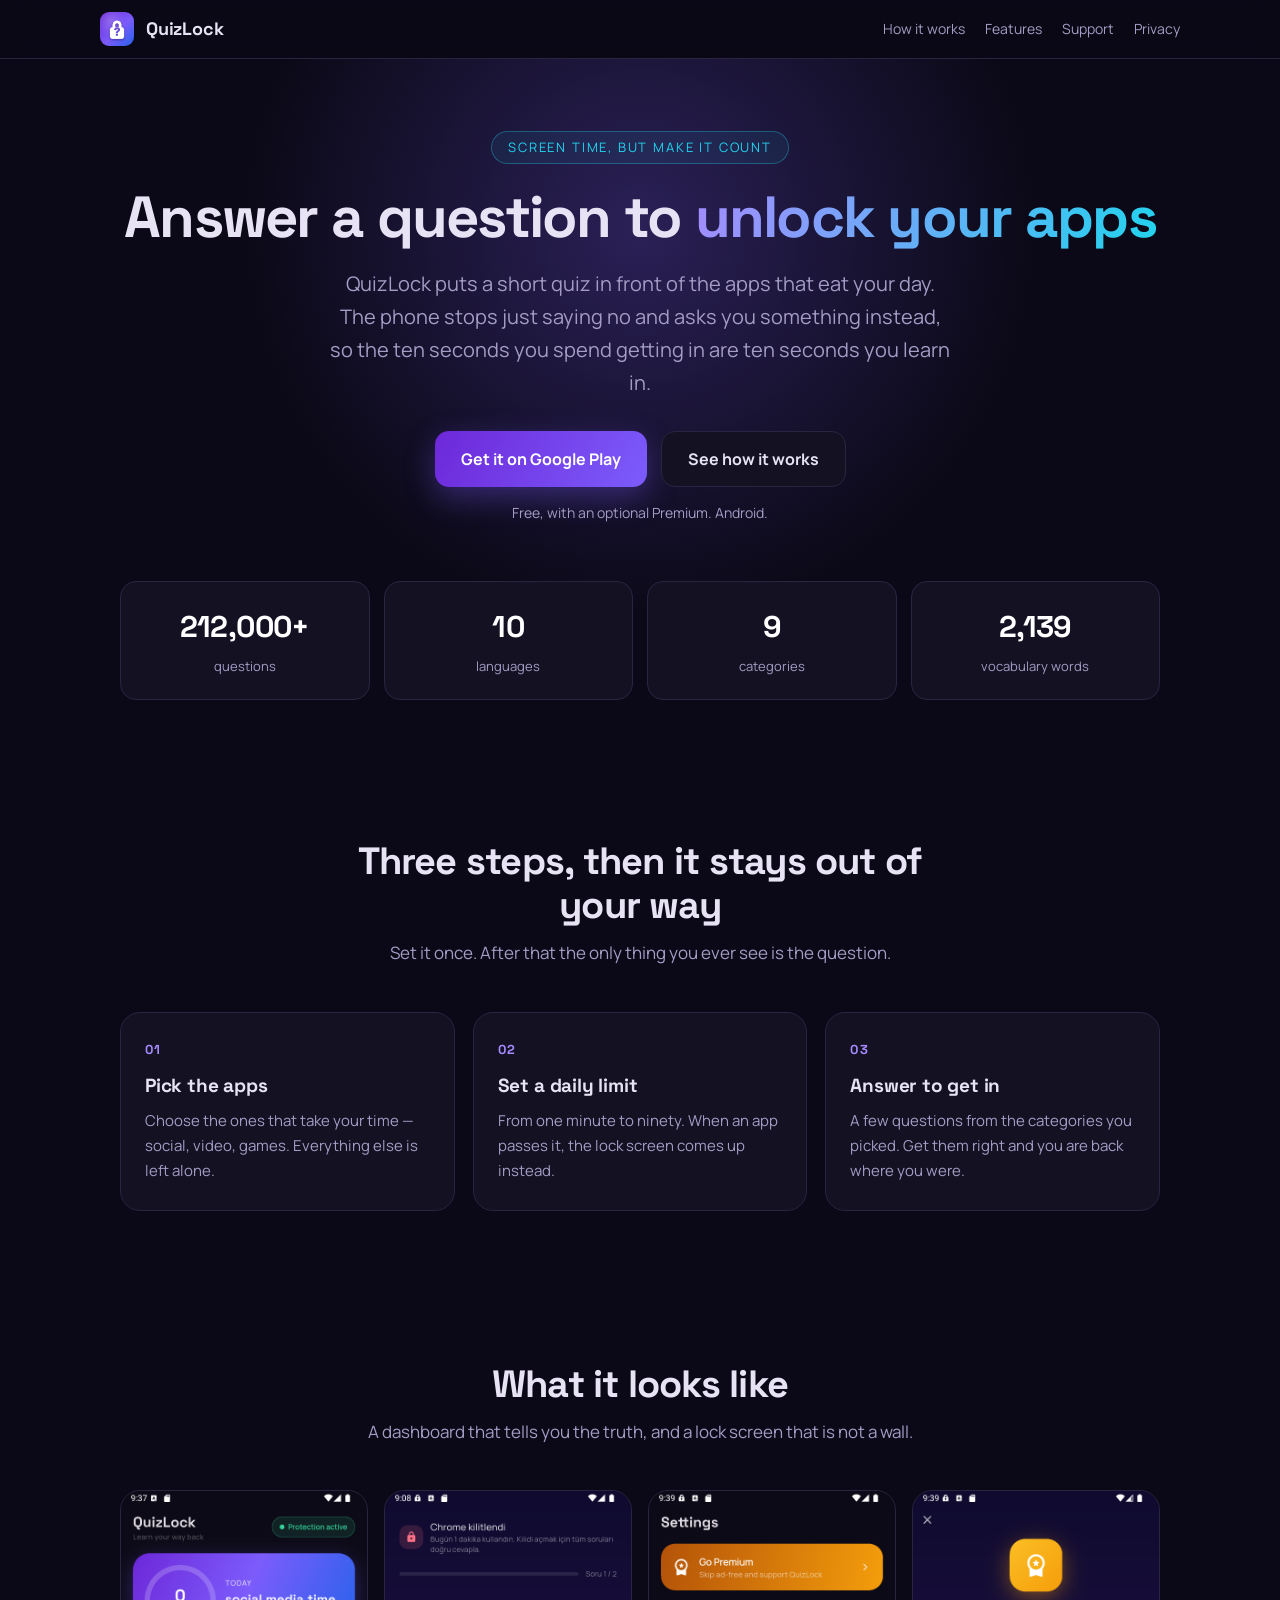
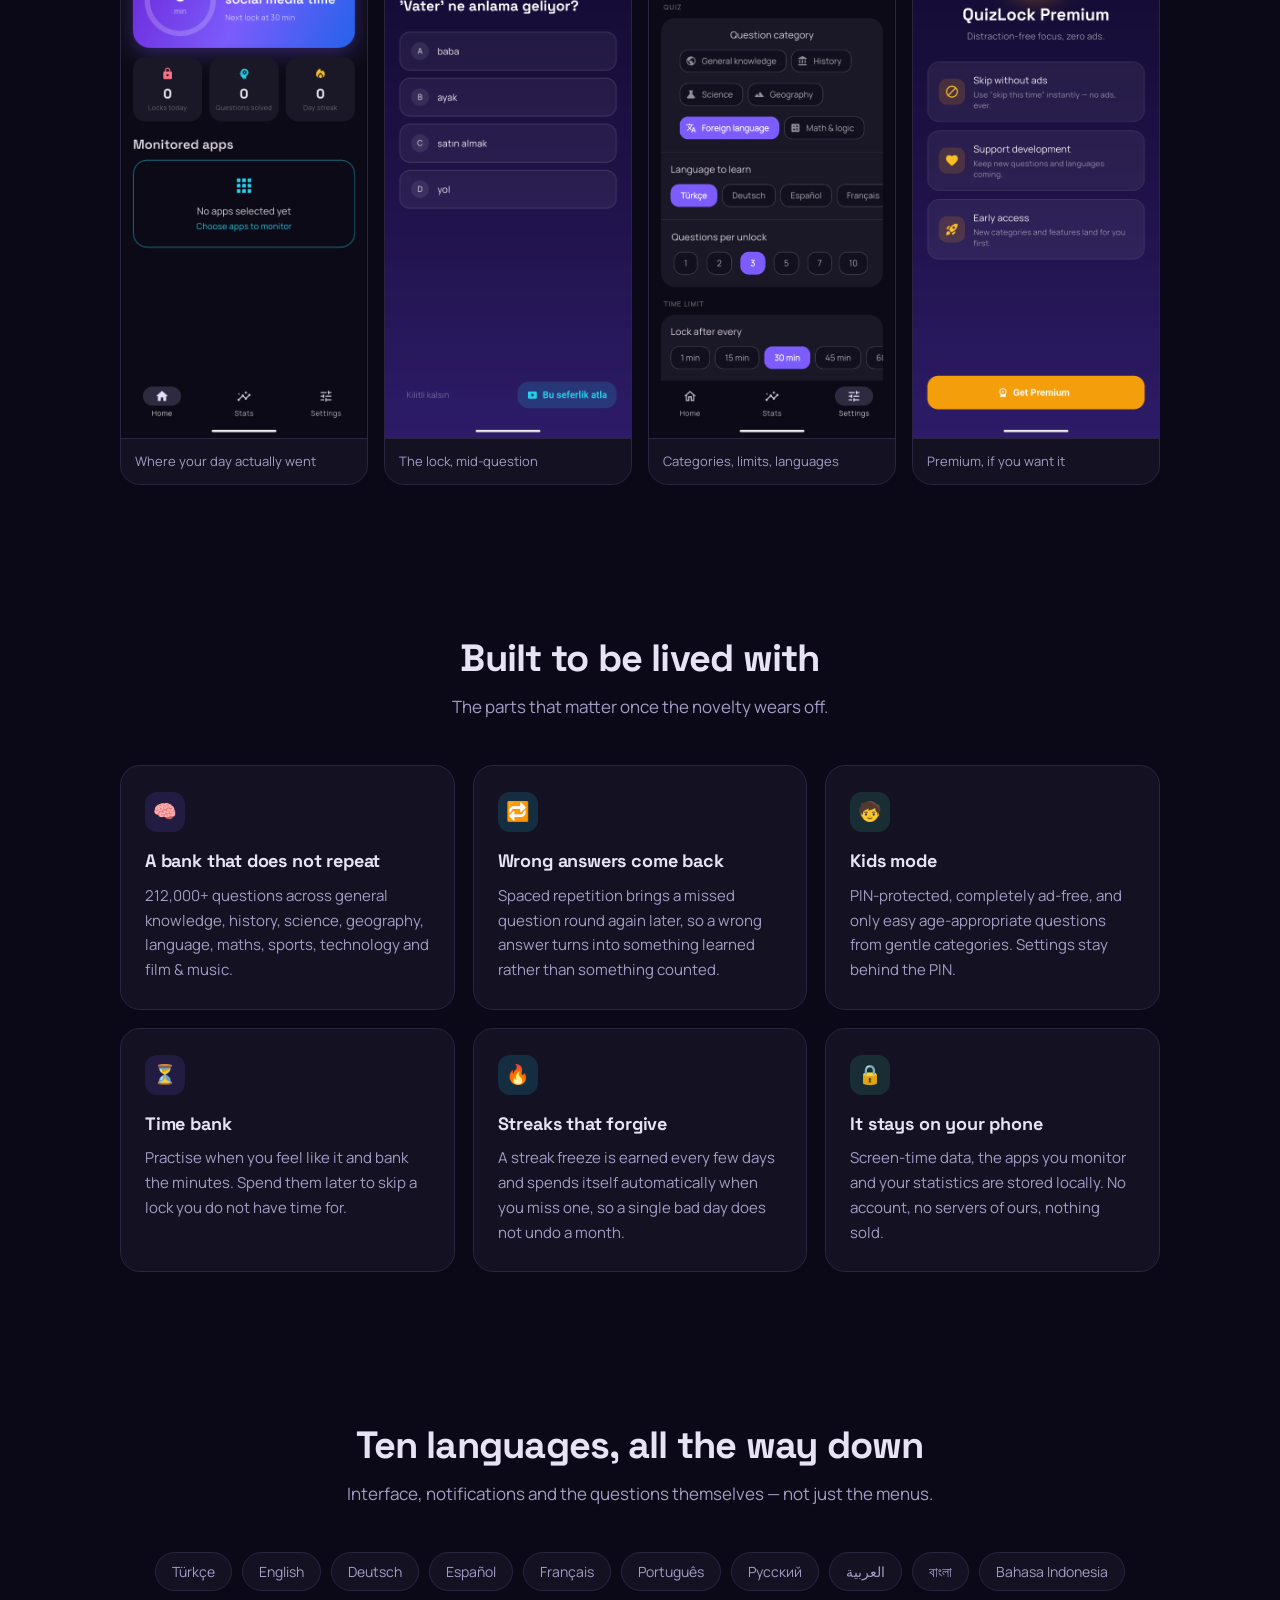
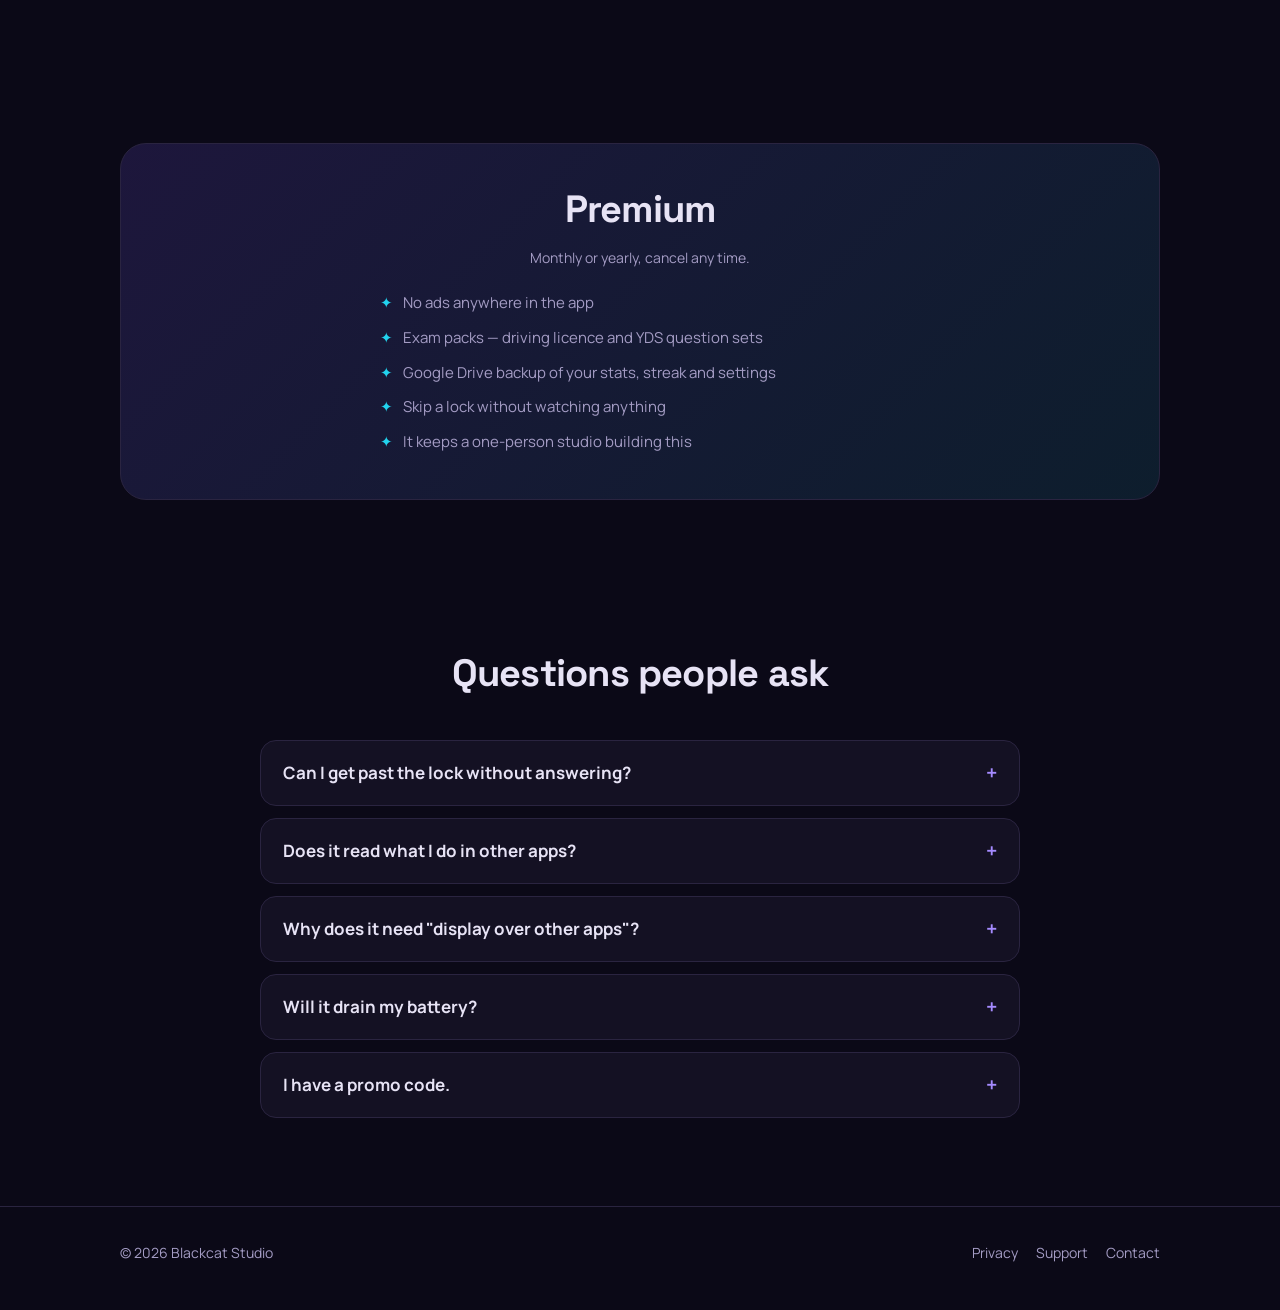
<file: index.html>
<!doctype html>
<html lang="en">
<head>
<meta charset="utf-8">
<meta name="viewport" content="width=device-width, initial-scale=1">
<title>QuizLock — Answer a question to unlock your apps</title>
<meta name="description" content="QuizLock puts a quick quiz in front of the apps that eat your day. Answer to unlock, learn something on the way. 212,000+ questions in ten languages.">
<link rel="icon" href="assets/icon.png">

<meta property="og:title" content="QuizLock — Answer a question to unlock your apps">
<meta property="og:description" content="A screen-time lock that asks you something instead of just saying no. 212,000+ questions in ten languages.">
<meta property="og:url" content="https://quizlock-app.web.app/">
<meta property="og:image" content="https://quizlock-app.web.app/assets/icon.png">
<link rel="canonical" href="https://quizlock-app.web.app/">
<meta property="og:type" content="website">
<meta name="twitter:card" content="summary">

<link rel="preconnect" href="https://fonts.googleapis.com">
<link rel="preconnect" href="https://fonts.gstatic.com" crossorigin>
<link href="https://fonts.googleapis.com/css2?family=Space+Grotesk:wght@500;600;700&family=Manrope:wght@400;500;600;700;800&display=swap" rel="stylesheet">

<style>
  :root{
    --violet:#7C5CFC;
    --violet-deep:#6D28D9;
    --violet-soft:#A58BFF;
    --cyan:#22D3EE;
    --ink:#0B0917;
    --surface:#141123;
    --text:#E7E3F5;
    --text-soft:#A49CC4;
    --line:#2A2440;
    --display:"Space Grotesk",-apple-system,BlinkMacSystemFont,"Segoe UI",sans-serif;
    --body:"Manrope",-apple-system,BlinkMacSystemFont,"Segoe UI",Roboto,sans-serif;
    --wrap:1080px;
  }

  *{box-sizing:border-box;}
  html{scroll-behavior:smooth;}
  body{
    margin:0;
    background:var(--ink);
    color:var(--text);
    font-family:var(--body);
    font-size:17px;
    line-height:1.65;
    -webkit-font-smoothing:antialiased;
    overflow-x:hidden;
  }
  img{max-width:100%;display:block;}
  a{color:var(--violet-soft);}

  .wrap{width:100%;max-width:var(--wrap);margin:0 auto;padding-inline:20px;}

  /* ---------- header ---------- */
  header{
    position:sticky;top:0;z-index:20;
    background:rgba(11,9,23,.82);
    backdrop-filter:blur(12px);
    border-bottom:1px solid var(--line);
  }
  .bar{display:flex;align-items:center;gap:12px;padding:12px 0;}
  .bar img{width:34px;height:34px;border-radius:9px;}
  .bar .name{font-family:var(--display);font-weight:700;font-size:18px;letter-spacing:-.01em;}
  .bar nav{margin-inline-start:auto;display:flex;gap:20px;font-size:14px;}
  .bar nav a{color:var(--text-soft);text-decoration:none;}
  .bar nav a:hover{color:var(--text);}
  @media (max-width:560px){ .bar nav{gap:14px;font-size:13px;} }

  /* ---------- hero ---------- */
  .hero{
    position:relative;
    padding:72px 0 64px;
    text-align:center;
    overflow:hidden;
  }
  .hero::before{
    content:"";position:absolute;inset:-40% 50% auto;
    width:900px;height:900px;transform:translateX(-50%);
    background:radial-gradient(circle,rgba(124,92,252,.28) 0%,rgba(124,92,252,0) 62%);
    pointer-events:none;
  }
  .hero .wrap{position:relative;}
  .eyebrow{
    display:inline-block;
    font-size:13px;letter-spacing:.14em;text-transform:uppercase;
    color:var(--cyan);
    border:1px solid rgba(34,211,238,.32);
    background:rgba(34,211,238,.07);
    border-radius:999px;padding:5px 16px;margin-bottom:22px;
  }
  h1{
    font-family:var(--display);
    font-size:clamp(34px,6.4vw,58px);
    line-height:1.08;letter-spacing:-.03em;
    margin:0 0 18px;
  }
  h1 .grad{
    background:linear-gradient(110deg,var(--violet-soft),var(--cyan));
    -webkit-background-clip:text;background-clip:text;color:transparent;
  }
  .lede{
    max-width:620px;margin:0 auto 32px;
    font-size:clamp(17px,2.2vw,20px);
    color:var(--text-soft);
  }
  .cta{display:flex;gap:14px;justify-content:center;flex-wrap:wrap;margin-bottom:14px;}
  .btn{
    display:inline-flex;align-items:center;gap:9px;
    font-weight:700;font-size:16px;text-decoration:none;
    padding:14px 26px;border-radius:14px;
    transition:transform .15s ease,box-shadow .15s ease;
  }
  .btn:hover{transform:translateY(-2px);}
  .btn-primary{
    background:linear-gradient(120deg,var(--violet-deep),var(--violet));
    color:#fff;box-shadow:0 10px 30px rgba(124,92,252,.35);
  }
  .btn-ghost{
    border:1px solid var(--line);color:var(--text);
    background:var(--surface);
  }
  .note{font-size:14px;color:var(--text-soft);}

  /* ---------- stats ---------- */
  .stats{
    display:grid;grid-template-columns:repeat(4,1fr);gap:14px;
    margin:56px 0 0;
  }
  .stat{
    background:var(--surface);border:1px solid var(--line);
    border-radius:16px;padding:20px 16px;text-align:center;
  }
  .stat b{
    display:block;font-family:var(--display);font-size:clamp(22px,3vw,30px);
    letter-spacing:-.02em;color:#fff;
  }
  .stat span{font-size:13px;color:var(--text-soft);}
  @media (max-width:760px){ .stats{grid-template-columns:repeat(2,1fr);} }

  /* ---------- sections ---------- */
  section{padding:76px 0;}
  .sec-head{max-width:640px;margin:0 auto 44px;text-align:center;}
  h2{
    font-family:var(--display);
    font-size:clamp(26px,4vw,38px);
    line-height:1.15;letter-spacing:-.02em;margin:0 0 12px;
  }
  .sec-head p{color:var(--text-soft);margin:0;}

  /* ---------- steps ---------- */
  .steps{display:grid;grid-template-columns:repeat(3,1fr);gap:18px;}
  .step{
    background:var(--surface);border:1px solid var(--line);
    border-radius:20px;padding:26px 24px;
  }
  .step .n{
    font-family:var(--display);font-size:13px;font-weight:700;
    color:var(--violet-soft);letter-spacing:.1em;
  }
  .step h3{font-family:var(--display);font-size:19px;margin:10px 0 8px;letter-spacing:-.01em;}
  .step p{margin:0;color:var(--text-soft);font-size:15px;}
  @media (max-width:820px){ .steps{grid-template-columns:1fr;} }

  /* ---------- shots ---------- */
  .shots{
    display:grid;grid-template-columns:repeat(4,1fr);gap:16px;align-items:start;
  }
  .shot{
    border:1px solid var(--line);border-radius:20px;overflow:hidden;
    background:var(--surface);margin:0;
  }
  .shot img{width:100%;}
  .shot figcaption{
    padding:12px 14px;font-size:13px;color:var(--text-soft);
    border-top:1px solid var(--line);
  }
  @media (max-width:900px){ .shots{grid-template-columns:repeat(2,1fr);} }
  @media (max-width:480px){ .shots{grid-template-columns:1fr;} }

  /* ---------- features ---------- */
  .features{display:grid;grid-template-columns:repeat(3,1fr);gap:18px;}
  .feat{
    background:var(--surface);border:1px solid var(--line);
    border-radius:20px;padding:26px 24px;
  }
  .feat .ico{
    width:40px;height:40px;border-radius:12px;
    display:grid;place-items:center;font-size:19px;margin-bottom:14px;
    background:rgba(124,92,252,.14);
  }
  .feat:nth-child(3n+2) .ico{background:rgba(34,211,238,.14);}
  .feat:nth-child(3n+3) .ico{background:rgba(52,211,153,.14);}
  .feat h3{font-family:var(--display);font-size:18px;margin:0 0 8px;letter-spacing:-.01em;}
  .feat p{margin:0;color:var(--text-soft);font-size:15px;}
  @media (max-width:860px){ .features{grid-template-columns:1fr;} }

  /* ---------- languages ---------- */
  .langs{display:flex;flex-wrap:wrap;gap:10px;justify-content:center;}
  .langs span{
    border:1px solid var(--line);background:var(--surface);
    border-radius:999px;padding:7px 16px;font-size:14px;color:var(--text-soft);
  }

  /* ---------- premium ---------- */
  .premium{
    background:linear-gradient(135deg,rgba(124,92,252,.16),rgba(34,211,238,.10));
    border:1px solid var(--line);border-radius:26px;
    padding:44px 36px;text-align:center;
  }
  .premium ul{
    list-style:none;padding:0;margin:22px auto 0;max-width:520px;
    display:grid;gap:10px;text-align:start;
  }
  .premium li{
    display:flex;gap:10px;align-items:flex-start;
    color:var(--text-soft);font-size:15px;
  }
  .premium li::before{content:"\2726";color:var(--cyan);}
  @media (max-width:560px){ .premium{padding:32px 22px;} }

  /* ---------- faq ---------- */
  .faq{max-width:760px;margin:0 auto;}
  details{
    background:var(--surface);border:1px solid var(--line);
    border-radius:16px;padding:18px 22px;margin-bottom:12px;
  }
  summary{
    cursor:pointer;font-weight:700;list-style:none;
    display:flex;justify-content:space-between;gap:16px;align-items:center;
  }
  summary::-webkit-details-marker{display:none;}
  summary::after{content:"+";color:var(--violet-soft);font-size:20px;line-height:1;}
  details[open] summary::after{content:"\2013";}
  details p{margin:12px 0 0;color:var(--text-soft);font-size:15px;}

  /* ---------- footer ---------- */
  footer{
    border-top:1px solid var(--line);
    padding:34px 0 46px;color:var(--text-soft);font-size:14px;
  }
  .foot{display:flex;gap:18px;align-items:center;flex-wrap:wrap;}
  .foot nav{margin-inline-start:auto;display:flex;gap:18px;}
  .foot a{color:var(--text-soft);text-decoration:none;}
  .foot a:hover{color:var(--text);}
</style>
</head>
<body>

<header>
  <div class="wrap bar">
    <img src="assets/icon.png" alt="">
    <span class="name">QuizLock</span>
    <nav>
      <a href="#how">How it works</a>
      <a href="#features">Features</a>
      <a href="support/">Support</a>
      <a href="privacy/">Privacy</a>
    </nav>
  </div>
</header>

<main>

<div class="hero">
  <div class="wrap">
    <span class="eyebrow">Screen time, but make it count</span>
    <h1>Answer a question to <span class="grad">unlock your apps</span></h1>
    <p class="lede">
      QuizLock puts a short quiz in front of the apps that eat your day.
      The phone stops just saying no and asks you something instead, so the
      ten seconds you spend getting in are ten seconds you learn in.
    </p>
    <div class="cta">
      <a class="btn btn-primary" href="https://play.google.com/store/apps/details?id=com.blackcatstudio.quizlock">Get it on Google Play</a>
      <a class="btn btn-ghost" href="#how">See how it works</a>
    </div>
    <p class="note">Free, with an optional Premium. Android.</p>

    <div class="stats">
      <div class="stat"><b>212,000+</b><span>questions</span></div>
      <div class="stat"><b>10</b><span>languages</span></div>
      <div class="stat"><b>9</b><span>categories</span></div>
      <div class="stat"><b>2,139</b><span>vocabulary words</span></div>
    </div>
  </div>
</div>

<section id="how">
  <div class="wrap">
    <div class="sec-head">
      <h2>Three steps, then it stays out of your way</h2>
      <p>Set it once. After that the only thing you ever see is the question.</p>
    </div>
    <div class="steps">
      <div class="step">
        <div class="n">01</div>
        <h3>Pick the apps</h3>
        <p>Choose the ones that take your time — social, video, games. Everything else is left alone.</p>
      </div>
      <div class="step">
        <div class="n">02</div>
        <h3>Set a daily limit</h3>
        <p>From one minute to ninety. When an app passes it, the lock screen comes up instead.</p>
      </div>
      <div class="step">
        <div class="n">03</div>
        <h3>Answer to get in</h3>
        <p>A few questions from the categories you picked. Get them right and you are back where you were.</p>
      </div>
    </div>
  </div>
</section>

<section>
  <div class="wrap">
    <div class="sec-head">
      <h2>What it looks like</h2>
      <p>A dashboard that tells you the truth, and a lock screen that is not a wall.</p>
    </div>
    <div class="shots">
      <figure class="shot">
        <img src="assets/01-dashboard.png" alt="QuizLock dashboard showing today's screen time and the protected apps" loading="lazy">
        <figcaption>Where your day actually went</figcaption>
      </figure>
      <figure class="shot">
        <img src="assets/02-lock.png" alt="The QuizLock lock screen asking a quiz question" loading="lazy">
        <figcaption>The lock, mid-question</figcaption>
      </figure>
      <figure class="shot">
        <img src="assets/03-settings.png" alt="QuizLock settings showing categories and limits" loading="lazy">
        <figcaption>Categories, limits, languages</figcaption>
      </figure>
      <figure class="shot">
        <img src="assets/04-premium.png" alt="The QuizLock Premium screen" loading="lazy">
        <figcaption>Premium, if you want it</figcaption>
      </figure>
    </div>
  </div>
</section>

<section id="features">
  <div class="wrap">
    <div class="sec-head">
      <h2>Built to be lived with</h2>
      <p>The parts that matter once the novelty wears off.</p>
    </div>
    <div class="features">
      <div class="feat">
        <div class="ico">🧠</div>
        <h3>A bank that does not repeat</h3>
        <p>212,000+ questions across general knowledge, history, science, geography, language, maths, sports, technology and film &amp; music.</p>
      </div>
      <div class="feat">
        <div class="ico">🔁</div>
        <h3>Wrong answers come back</h3>
        <p>Spaced repetition brings a missed question round again later, so a wrong answer turns into something learned rather than something counted.</p>
      </div>
      <div class="feat">
        <div class="ico">🧒</div>
        <h3>Kids mode</h3>
        <p>PIN-protected, completely ad-free, and only easy age-appropriate questions from gentle categories. Settings stay behind the PIN.</p>
      </div>
      <div class="feat">
        <div class="ico">⏳</div>
        <h3>Time bank</h3>
        <p>Practise when you feel like it and bank the minutes. Spend them later to skip a lock you do not have time for.</p>
      </div>
      <div class="feat">
        <div class="ico">🔥</div>
        <h3>Streaks that forgive</h3>
        <p>A streak freeze is earned every few days and spends itself automatically when you miss one, so a single bad day does not undo a month.</p>
      </div>
      <div class="feat">
        <div class="ico">🔒</div>
        <h3>It stays on your phone</h3>
        <p>Screen-time data, the apps you monitor and your statistics are stored locally. No account, no servers of ours, nothing sold.</p>
      </div>
    </div>
  </div>
</section>

<section>
  <div class="wrap">
    <div class="sec-head">
      <h2>Ten languages, all the way down</h2>
      <p>Interface, notifications and the questions themselves — not just the menus.</p>
    </div>
    <div class="langs">
      <span>Türkçe</span><span>English</span><span>Deutsch</span><span>Español</span>
      <span>Français</span><span>Português</span><span>Русский</span><span>العربية</span>
      <span>বাংলা</span><span>Bahasa Indonesia</span>
    </div>
  </div>
</section>

<section>
  <div class="wrap">
    <div class="premium">
      <h2>Premium</h2>
      <p class="note">Monthly or yearly, cancel any time.</p>
      <ul>
        <li>No ads anywhere in the app</li>
        <li>Exam packs — driving licence and YDS question sets</li>
        <li>Google Drive backup of your stats, streak and settings</li>
        <li>Skip a lock without watching anything</li>
        <li>It keeps a one-person studio building this</li>
      </ul>
    </div>
  </div>
</section>

<section>
  <div class="wrap">
    <div class="sec-head">
      <h2>Questions people ask</h2>
    </div>
    <div class="faq">
      <details>
        <summary>Can I get past the lock without answering?</summary>
        <p>Yes, deliberately. You can watch a short ad, or spend minutes you banked by practising earlier. A lock you can never get through stops being a tool and starts being a problem.</p>
      </details>
      <details>
        <summary>Does it read what I do in other apps?</summary>
        <p>No. Android's Usage Access tells QuizLock how long an app was in the foreground and nothing about what happened inside it. The names of the apps you monitor never leave your phone.</p>
      </details>
      <details>
        <summary>Why does it need "display over other apps"?</summary>
        <p>To draw the quiz over the app you just opened. Some phones — Xiaomi and relatives — also want their own "show pop-up windows while running in the background" permission, and QuizLock tells you if it catches that happening.</p>
      </details>
      <details>
        <summary>Will it drain my battery?</summary>
        <p>The monitor runs on its own background thread and samples usage periodically rather than continuously. It is built to be invisible in battery stats; if it is not on your phone, write to us.</p>
      </details>
      <details>
        <summary>I have a promo code.</summary>
        <p>Open Premium in the app and tap "Have a promo code?". Enter it there and the Play Store takes over; Premium switches on by itself once Play confirms the code.</p>
      </details>
    </div>
  </div>
</section>

</main>

<footer>
  <div class="wrap foot">
    <span>© 2026 Blackcat Studio</span>
    <nav>
      <a href="privacy/">Privacy</a>
      <a href="support/">Support</a>
      <a href="mailto:btrinteractive@gmail.com">Contact</a>
    </nav>
  </div>
</footer>

</body>
</html>
</file>
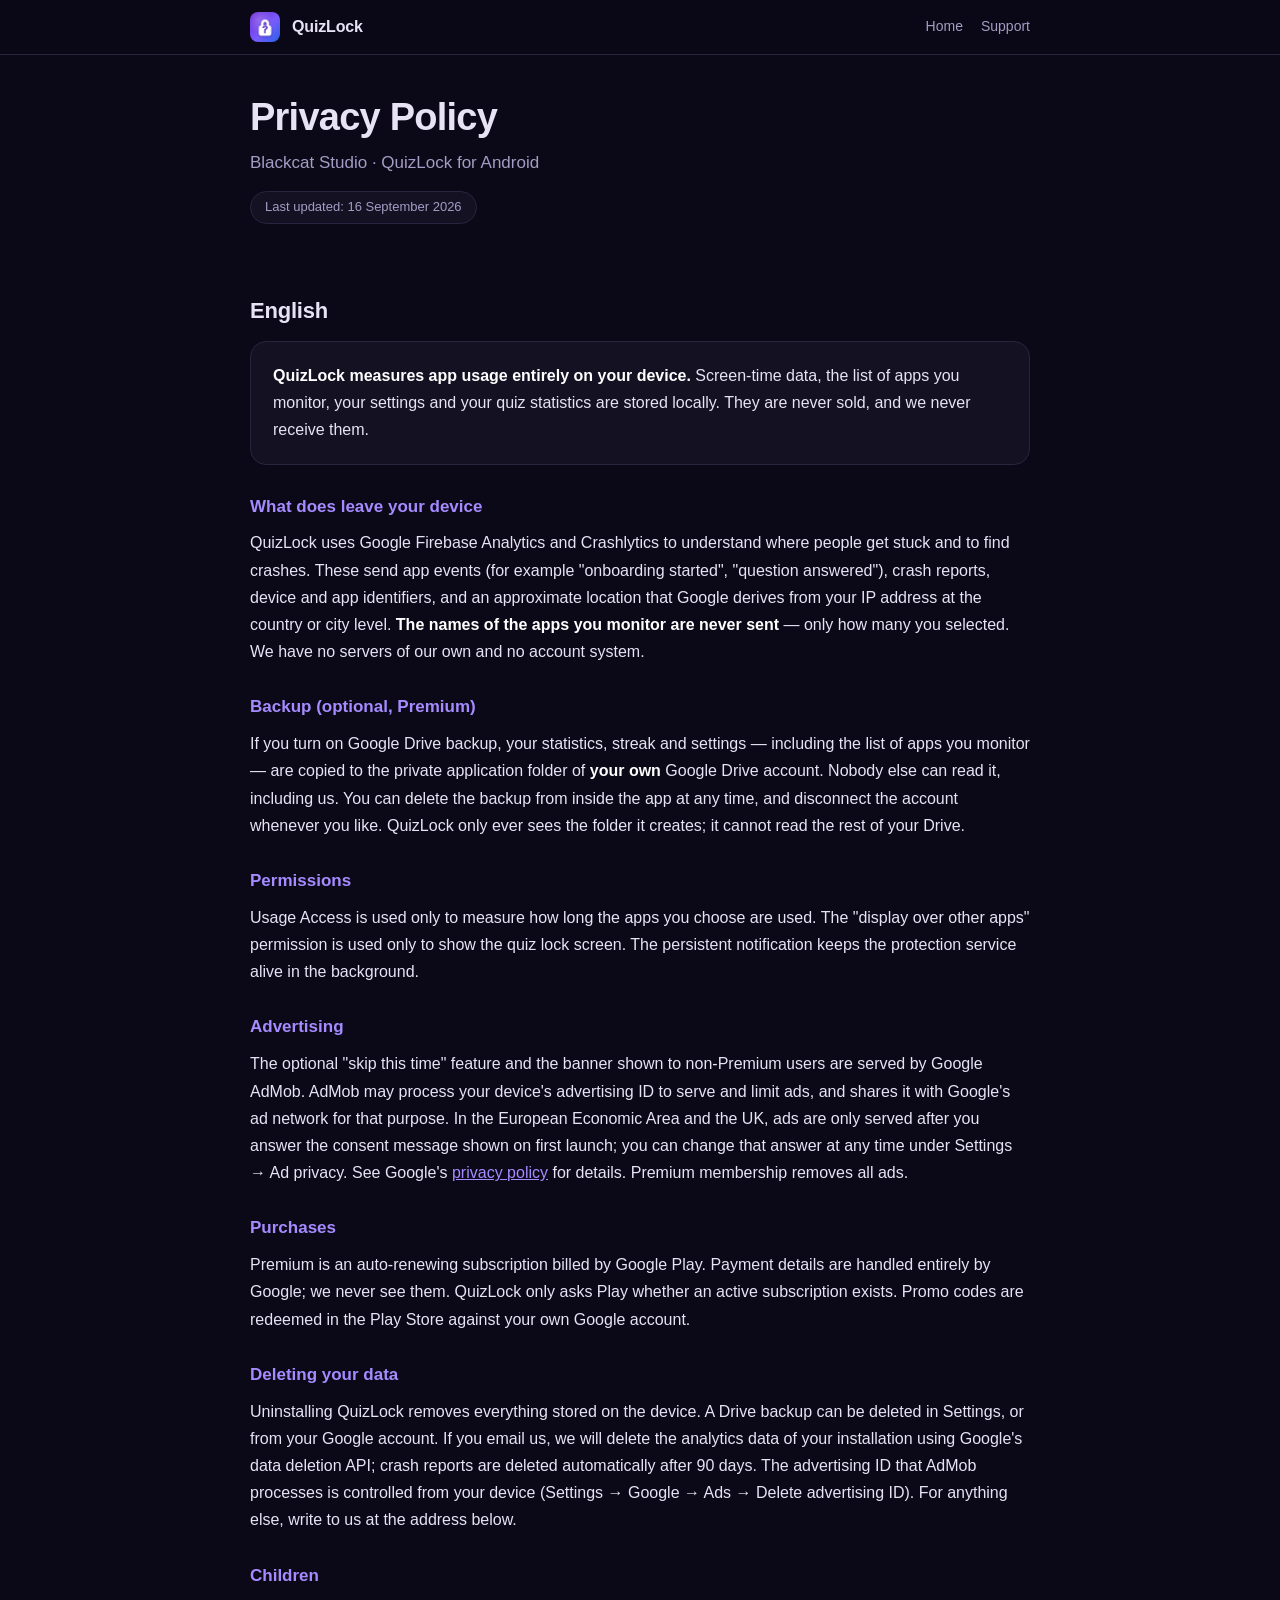
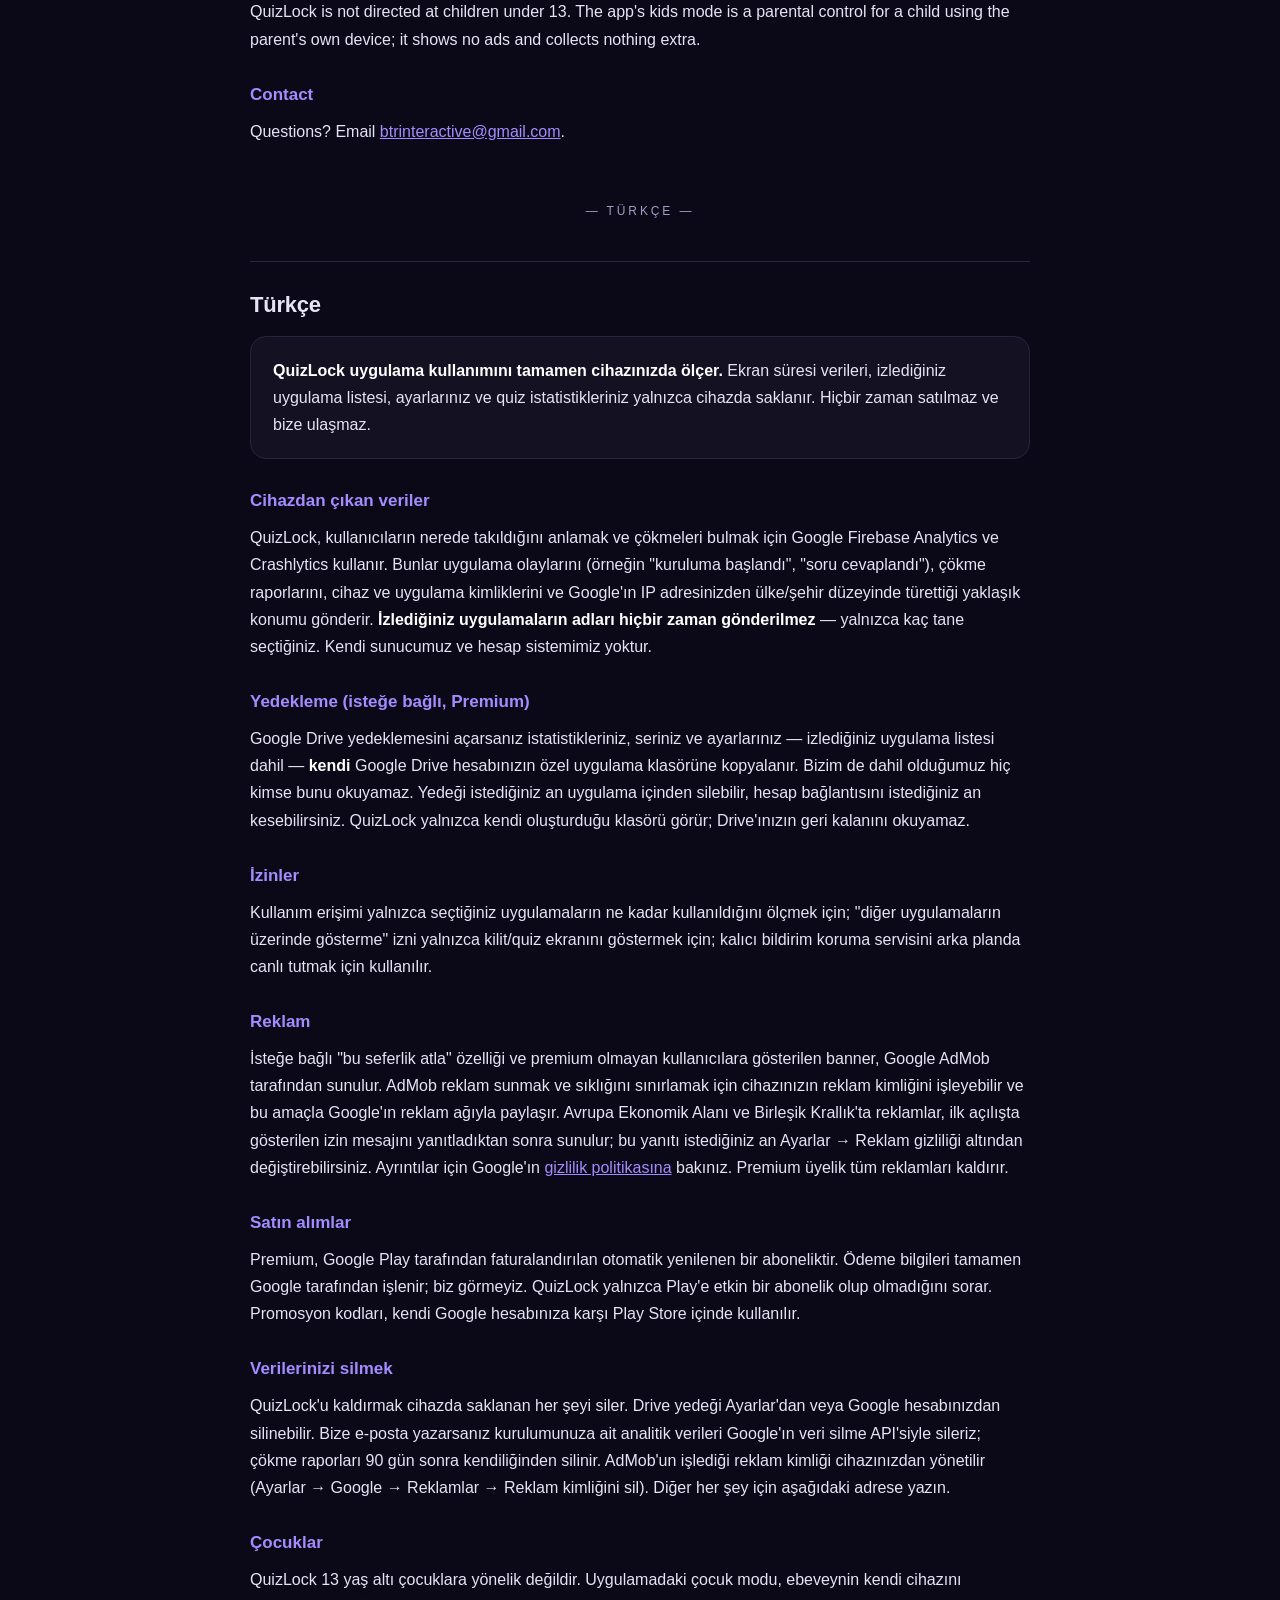
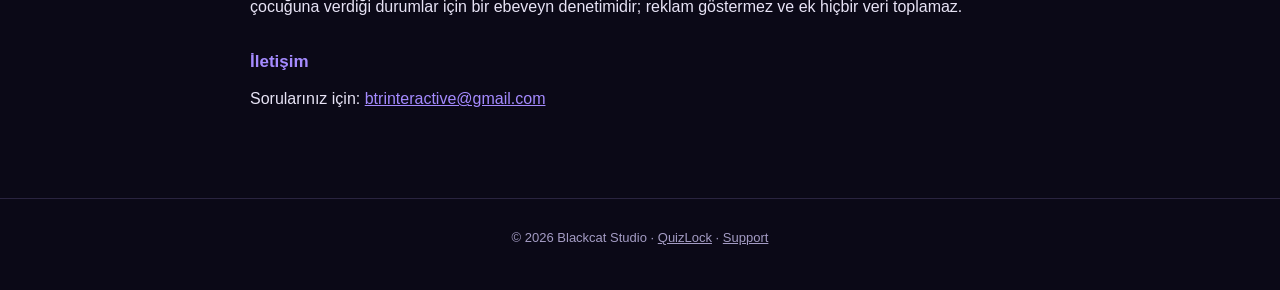
<file: privacy/index.html>
<!doctype html>
<html lang="en">
<head>
<meta charset="utf-8">
<meta name="viewport" content="width=device-width, initial-scale=1">
<title>QuizLock — Privacy Policy</title>
<meta name="description" content="How QuizLock handles your data: screen-time measurement stays on your device, what analytics send, the optional Drive backup, permissions, ads and deletion.">
<link rel="icon" href="../assets/icon.png">
<link rel="canonical" href="https://quizlock-app.web.app/privacy">
<meta name="robots" content="index,follow">
<link rel="stylesheet" href="../assets/pages.css">
</head>
<body>

<header class="bar">
  <div class="bar-in">
    <img src="../assets/icon.png" alt="">
    <span class="name">QuizLock</span>
    <nav>
      <a href="../">Home</a>
      <a href="../support/">Support</a>
    </nav>
  </div>
</header>

<main>
  <h1>Privacy Policy</h1>
  <p class="intro">Blackcat Studio · QuizLock for Android</p>
  <p class="updated">Last updated: 16 September 2026</p>

  <h2>English</h2>

  <div class="card">
    <p><strong>QuizLock measures app usage entirely on your device.</strong>
    Screen-time data, the list of apps you monitor, your settings and your quiz
    statistics are stored locally. They are never sold, and we never receive
    them.</p>
  </div>

  <h3>What does leave your device</h3>
  <p>QuizLock uses Google Firebase Analytics and Crashlytics to understand
  where people get stuck and to find crashes. These send app events (for
  example "onboarding started", "question answered"), crash reports, device and
  app identifiers, and an approximate location that Google derives from your IP
  address at the country or city level. <strong>The names of the apps you
  monitor are never sent</strong> — only how many you selected. We have no
  servers of our own and no account system.</p>

  <h3>Backup (optional, Premium)</h3>
  <p>If you turn on Google Drive backup, your statistics, streak and settings —
  including the list of apps you monitor — are copied to the private
  application folder of <strong>your own</strong> Google Drive account. Nobody
  else can read it, including us. You can delete the backup from inside the app
  at any time, and disconnect the account whenever you like. QuizLock only ever
  sees the folder it creates; it cannot read the rest of your Drive.</p>

  <h3>Permissions</h3>
  <p>Usage Access is used only to measure how long the apps you choose are
  used. The "display over other apps" permission is used only to show the quiz
  lock screen. The persistent notification keeps the protection service alive
  in the background.</p>

  <h3>Advertising</h3>
  <p>The optional "skip this time" feature and the banner shown to non-Premium
  users are served by Google AdMob. AdMob may process your device's advertising
  ID to serve and limit ads, and shares it with Google's ad network for that
  purpose. In the European Economic Area and the UK, ads are only served after
  you answer the consent message shown on first launch; you can change that
  answer at any time under Settings → Ad privacy. See Google's
  <a href="https://policies.google.com/privacy">privacy policy</a> for details.
  Premium membership removes all ads.</p>

  <h3>Purchases</h3>
  <p>Premium is an auto-renewing subscription billed by Google Play. Payment
  details are handled entirely by Google; we never see them. QuizLock only asks
  Play whether an active subscription exists. Promo codes are redeemed in the
  Play Store against your own Google account.</p>

  <h3>Deleting your data</h3>
  <p>Uninstalling QuizLock removes everything stored on the device. A Drive
  backup can be deleted in Settings, or from your Google account. If you email
  us, we will delete the analytics data of your installation using Google's
  data deletion API; crash reports are deleted automatically after 90 days. The
  advertising ID that AdMob processes is controlled from your device (Settings
  → Google → Ads → Delete advertising ID). For anything else, write to us at
  the address below.</p>

  <h3>Children</h3>
  <p>QuizLock is not directed at children under 13. The app's kids mode is a
  parental control for a child using the parent's own device; it shows no ads
  and collects nothing extra.</p>

  <h3>Contact</h3>
  <p>Questions? Email
  <a href="mailto:btrinteractive@gmail.com">btrinteractive@gmail.com</a>.</p>

  <div class="lang-divider">— TÜRKÇE —</div>

  <h2>Türkçe</h2>

  <div class="card">
    <p><strong>QuizLock uygulama kullanımını tamamen cihazınızda ölçer.</strong>
    Ekran süresi verileri, izlediğiniz uygulama listesi, ayarlarınız ve quiz
    istatistikleriniz yalnızca cihazda saklanır. Hiçbir zaman satılmaz ve bize
    ulaşmaz.</p>
  </div>

  <h3>Cihazdan çıkan veriler</h3>
  <p>QuizLock, kullanıcıların nerede takıldığını anlamak ve çökmeleri bulmak
  için Google Firebase Analytics ve Crashlytics kullanır. Bunlar uygulama
  olaylarını (örneğin "kuruluma başlandı", "soru cevaplandı"), çökme
  raporlarını, cihaz ve uygulama kimliklerini ve Google'ın IP adresinizden
  ülke/şehir düzeyinde türettiği yaklaşık konumu gönderir. <strong>İzlediğiniz
  uygulamaların adları hiçbir zaman gönderilmez</strong> — yalnızca kaç tane
  seçtiğiniz. Kendi sunucumuz ve hesap sistemimiz yoktur.</p>

  <h3>Yedekleme (isteğe bağlı, Premium)</h3>
  <p>Google Drive yedeklemesini açarsanız istatistikleriniz, seriniz ve
  ayarlarınız — izlediğiniz uygulama listesi dahil — <strong>kendi</strong>
  Google Drive hesabınızın özel uygulama klasörüne kopyalanır. Bizim de dahil
  olduğumuz hiç kimse bunu okuyamaz. Yedeği istediğiniz an uygulama içinden
  silebilir, hesap bağlantısını istediğiniz an kesebilirsiniz. QuizLock
  yalnızca kendi oluşturduğu klasörü görür; Drive'ınızın geri kalanını
  okuyamaz.</p>

  <h3>İzinler</h3>
  <p>Kullanım erişimi yalnızca seçtiğiniz uygulamaların ne kadar kullanıldığını
  ölçmek için; "diğer uygulamaların üzerinde gösterme" izni yalnızca kilit/quiz
  ekranını göstermek için; kalıcı bildirim koruma servisini arka planda canlı
  tutmak için kullanılır.</p>

  <h3>Reklam</h3>
  <p>İsteğe bağlı "bu seferlik atla" özelliği ve premium olmayan kullanıcılara
  gösterilen banner, Google AdMob tarafından sunulur. AdMob reklam sunmak ve
  sıklığını sınırlamak için cihazınızın reklam kimliğini işleyebilir ve bu
  amaçla Google'ın reklam ağıyla paylaşır. Avrupa Ekonomik Alanı ve Birleşik
  Krallık'ta reklamlar, ilk açılışta gösterilen izin mesajını yanıtladıktan
  sonra sunulur; bu yanıtı istediğiniz an Ayarlar → Reklam gizliliği altından
  değiştirebilirsiniz. Ayrıntılar için Google'ın
  <a href="https://policies.google.com/privacy">gizlilik politikasına</a>
  bakınız. Premium üyelik tüm reklamları kaldırır.</p>

  <h3>Satın alımlar</h3>
  <p>Premium, Google Play tarafından faturalandırılan otomatik yenilenen bir
  aboneliktir. Ödeme bilgileri tamamen Google tarafından işlenir; biz görmeyiz.
  QuizLock yalnızca Play'e etkin bir abonelik olup olmadığını sorar. Promosyon
  kodları, kendi Google hesabınıza karşı Play Store içinde kullanılır.</p>

  <h3>Verilerinizi silmek</h3>
  <p>QuizLock'u kaldırmak cihazda saklanan her şeyi siler. Drive yedeği
  Ayarlar'dan veya Google hesabınızdan silinebilir. Bize e-posta yazarsanız
  kurulumunuza ait analitik verileri Google'ın veri silme API'siyle sileriz;
  çökme raporları 90 gün sonra kendiliğinden silinir. AdMob'un işlediği reklam
  kimliği cihazınızdan yönetilir (Ayarlar → Google → Reklamlar → Reklam
  kimliğini sil). Diğer her şey için aşağıdaki adrese yazın.</p>

  <h3>Çocuklar</h3>
  <p>QuizLock 13 yaş altı çocuklara yönelik değildir. Uygulamadaki çocuk modu,
  ebeveynin kendi cihazını çocuğuna verdiği durumlar için bir ebeveyn
  denetimidir; reklam göstermez ve ek hiçbir veri toplamaz.</p>

  <h3>İletişim</h3>
  <p>Sorularınız için:
  <a href="mailto:btrinteractive@gmail.com">btrinteractive@gmail.com</a></p>
</main>

<footer>
  © 2026 Blackcat Studio · <a href="../">QuizLock</a> ·
  <a href="../support/">Support</a>
</footer>

</body>
</html>
</file>
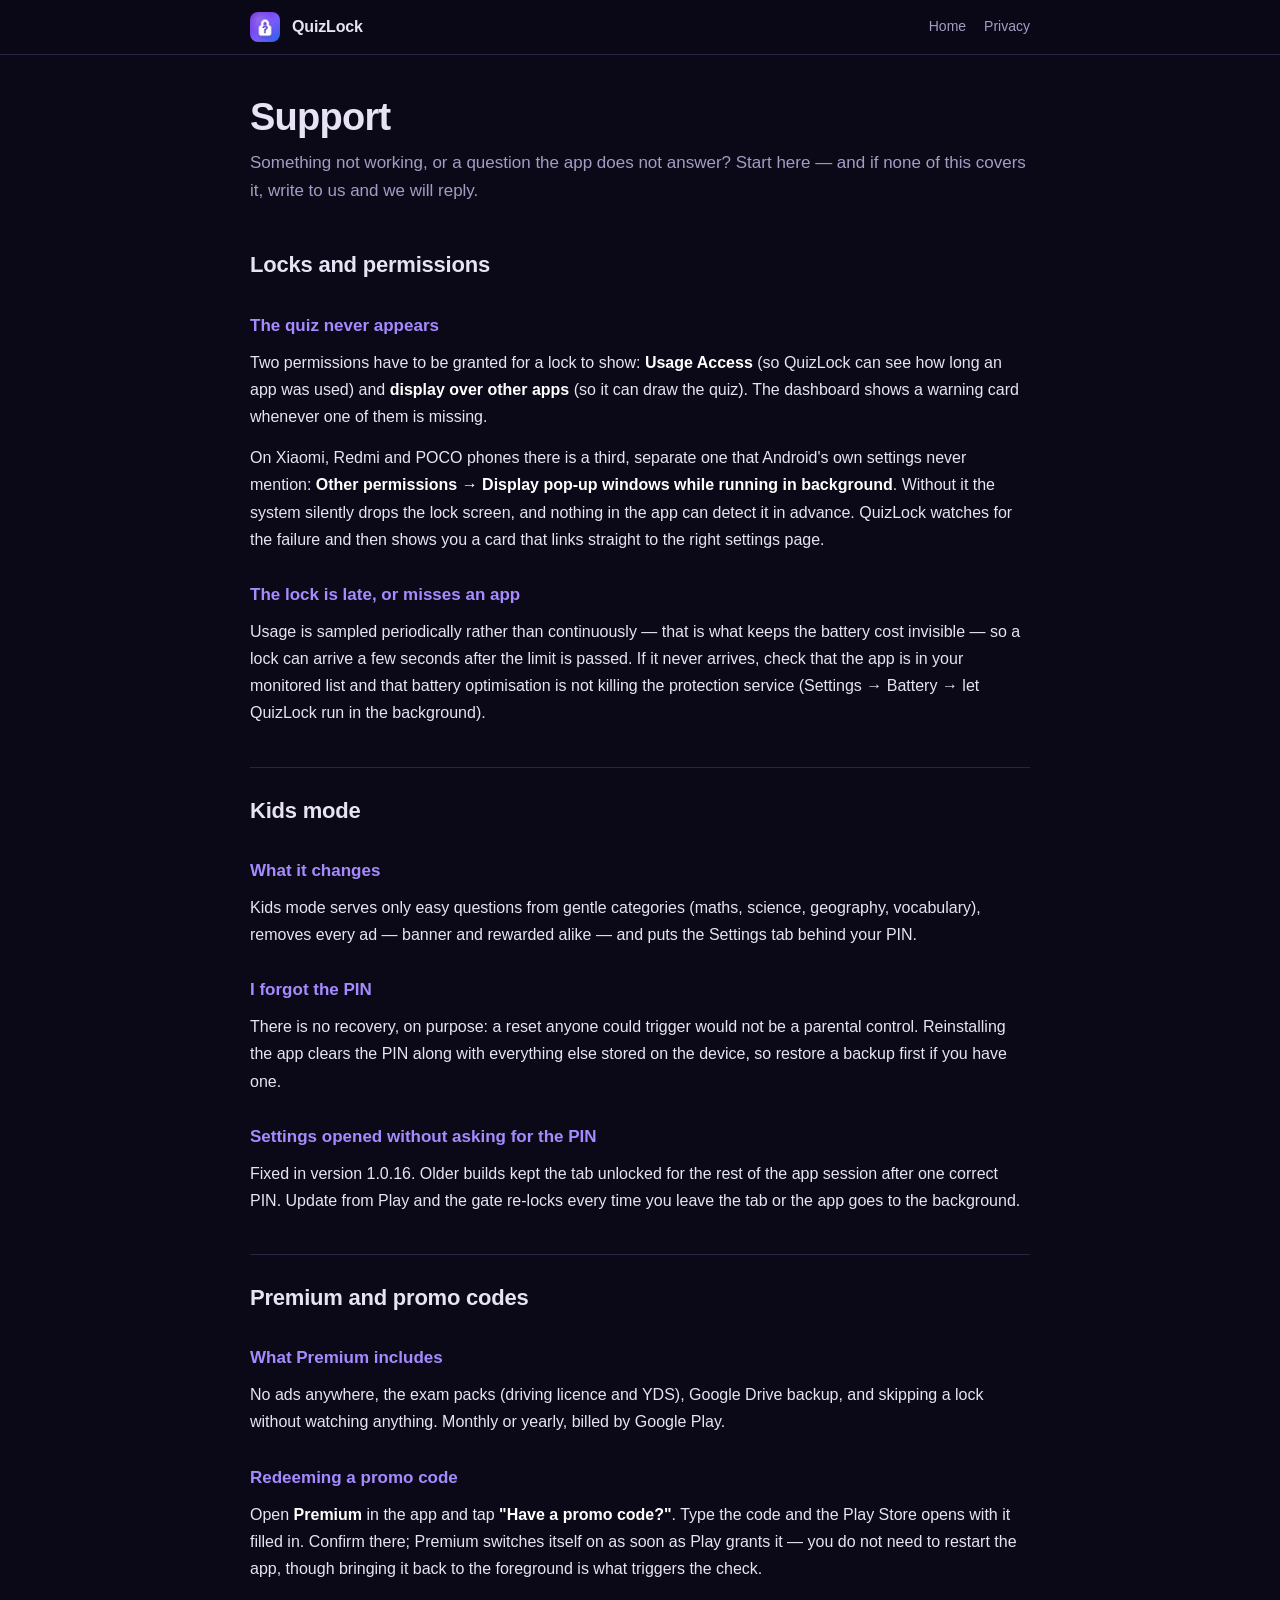
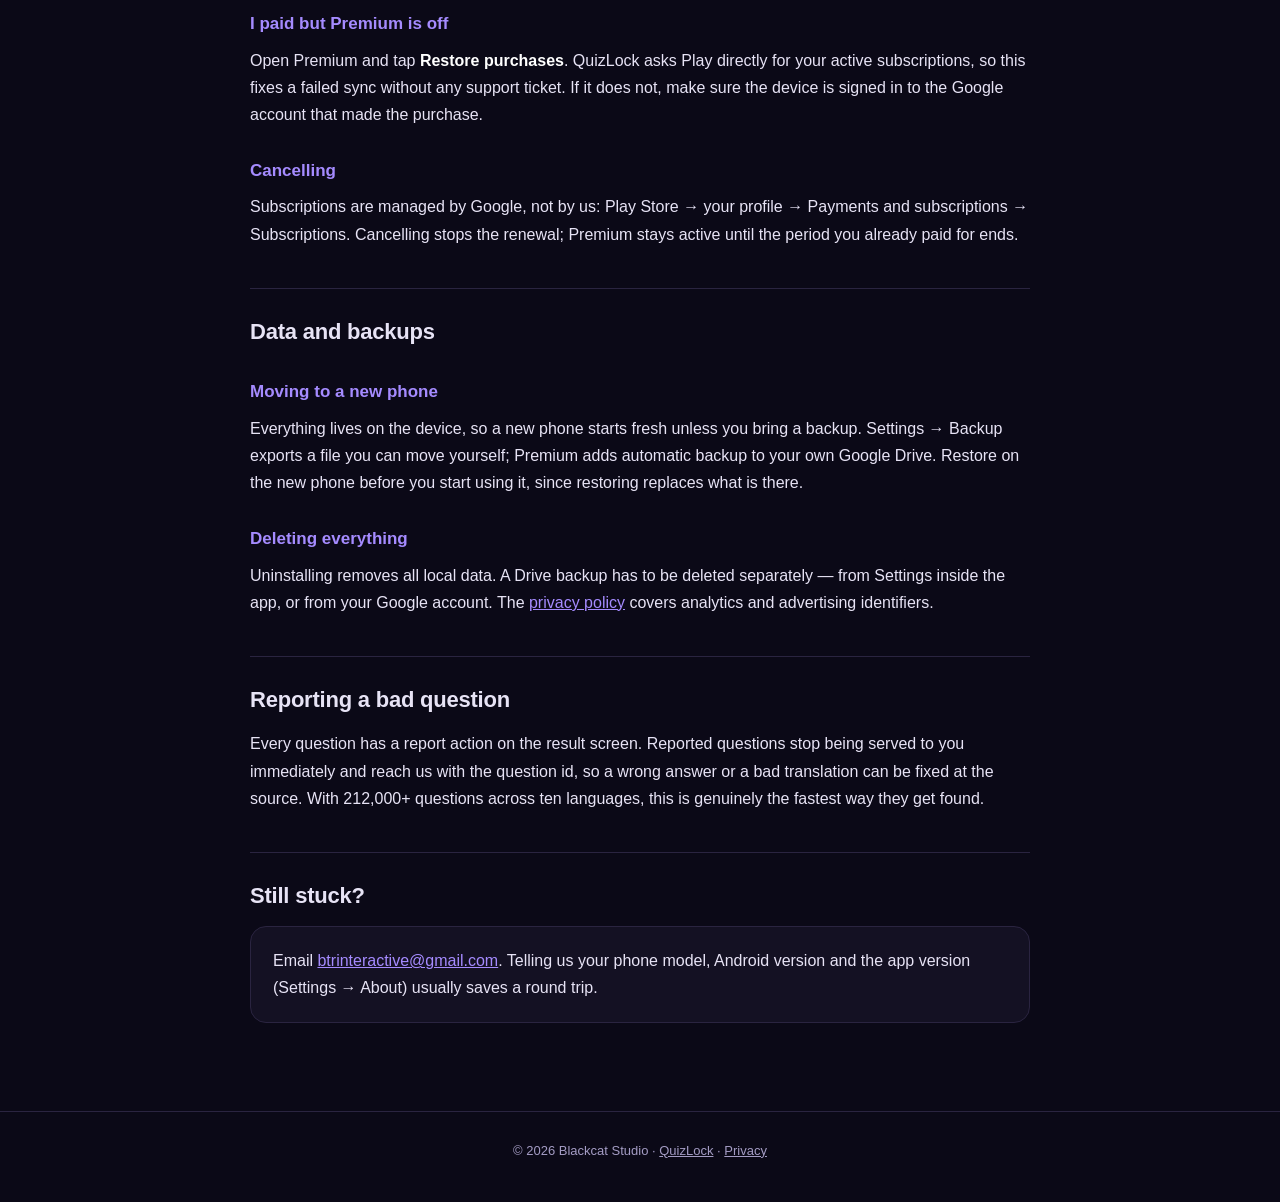
<file: support/index.html>
<!doctype html>
<html lang="en">
<head>
<meta charset="utf-8">
<meta name="viewport" content="width=device-width, initial-scale=1">
<title>QuizLock — Support</title>
<meta name="description" content="Help with QuizLock: locks that do not appear, Xiaomi permissions, kids mode and the PIN, Premium and promo codes, backups, and how to reach us.">
<link rel="icon" href="../assets/icon.png">
<link rel="canonical" href="https://quizlock-app.web.app/support">
<link rel="stylesheet" href="../assets/pages.css">
</head>
<body>

<header class="bar">
  <div class="bar-in">
    <img src="../assets/icon.png" alt="">
    <span class="name">QuizLock</span>
    <nav>
      <a href="../">Home</a>
      <a href="../privacy/">Privacy</a>
    </nav>
  </div>
</header>

<main>
  <h1>Support</h1>
  <p class="intro">
    Something not working, or a question the app does not answer? Start here —
    and if none of this covers it, write to us and we will reply.
  </p>

  <h2>Locks and permissions</h2>

  <h3>The quiz never appears</h3>
  <p>Two permissions have to be granted for a lock to show: <strong>Usage
  Access</strong> (so QuizLock can see how long an app was used) and
  <strong>display over other apps</strong> (so it can draw the quiz). The
  dashboard shows a warning card whenever one of them is missing.</p>
  <p>On Xiaomi, Redmi and POCO phones there is a third, separate one that
  Android's own settings never mention: <strong>Other permissions → Display
  pop-up windows while running in background</strong>. Without it the system
  silently drops the lock screen, and nothing in the app can detect it in
  advance. QuizLock watches for the failure and then shows you a card that
  links straight to the right settings page.</p>

  <h3>The lock is late, or misses an app</h3>
  <p>Usage is sampled periodically rather than continuously — that is what
  keeps the battery cost invisible — so a lock can arrive a few seconds after
  the limit is passed. If it never arrives, check that the app is in your
  monitored list and that battery optimisation is not killing the protection
  service (Settings → Battery → let QuizLock run in the background).</p>

  <h2>Kids mode</h2>

  <h3>What it changes</h3>
  <p>Kids mode serves only easy questions from gentle categories (maths,
  science, geography, vocabulary), removes every ad — banner and rewarded
  alike — and puts the Settings tab behind your PIN.</p>

  <h3>I forgot the PIN</h3>
  <p>There is no recovery, on purpose: a reset anyone could trigger would not
  be a parental control. Reinstalling the app clears the PIN along with
  everything else stored on the device, so restore a backup first if you have
  one.</p>

  <h3>Settings opened without asking for the PIN</h3>
  <p>Fixed in version 1.0.16. Older builds kept the tab unlocked for the rest
  of the app session after one correct PIN. Update from Play and the gate
  re-locks every time you leave the tab or the app goes to the background.</p>

  <h2>Premium and promo codes</h2>

  <h3>What Premium includes</h3>
  <p>No ads anywhere, the exam packs (driving licence and YDS), Google Drive
  backup, and skipping a lock without watching anything. Monthly or yearly,
  billed by Google Play.</p>

  <h3>Redeeming a promo code</h3>
  <p>Open <strong>Premium</strong> in the app and tap <strong>"Have a promo
  code?"</strong>. Type the code and the Play Store opens with it filled in.
  Confirm there; Premium switches itself on as soon as Play grants it — you do
  not need to restart the app, though bringing it back to the foreground is
  what triggers the check.</p>

  <h3>I paid but Premium is off</h3>
  <p>Open Premium and tap <strong>Restore purchases</strong>. QuizLock asks
  Play directly for your active subscriptions, so this fixes a failed sync
  without any support ticket. If it does not, make sure the device is signed in
  to the Google account that made the purchase.</p>

  <h3>Cancelling</h3>
  <p>Subscriptions are managed by Google, not by us: Play Store → your profile
  → Payments and subscriptions → Subscriptions. Cancelling stops the renewal;
  Premium stays active until the period you already paid for ends.</p>

  <h2>Data and backups</h2>

  <h3>Moving to a new phone</h3>
  <p>Everything lives on the device, so a new phone starts fresh unless you
  bring a backup. Settings → Backup exports a file you can move yourself;
  Premium adds automatic backup to your own Google Drive. Restore on the new
  phone before you start using it, since restoring replaces what is there.</p>

  <h3>Deleting everything</h3>
  <p>Uninstalling removes all local data. A Drive backup has to be deleted
  separately — from Settings inside the app, or from your Google account. The
  <a href="../privacy/">privacy policy</a> covers analytics and advertising
  identifiers.</p>

  <h2>Reporting a bad question</h2>
  <p>Every question has a report action on the result screen. Reported
  questions stop being served to you immediately and reach us with the question
  id, so a wrong answer or a bad translation can be fixed at the source. With
  212,000+ questions across ten languages, this is genuinely the fastest way
  they get found.</p>

  <h2>Still stuck?</h2>
  <div class="card">
    <p>Email <a href="mailto:btrinteractive@gmail.com">btrinteractive@gmail.com</a>.
    Telling us your phone model, Android version and the app version (Settings →
    About) usually saves a round trip.</p>
  </div>
</main>

<footer>
  © 2026 Blackcat Studio · <a href="../">QuizLock</a> ·
  <a href="../privacy/">Privacy</a>
</footer>

</body>
</html>
</file>
<file: assets/pages.css>
/* Shared shell for the sub-pages (/privacy, /support). The landing page
   carries its own styles; these two are long-form text and want a calmer,
   narrower column than the hero layout. */

:root{
  --violet:#7C5CFC;
  --violet-soft:#A58BFF;
  --cyan:#22D3EE;
  --ink:#0B0917;
  --surface:#141123;
  --surface-alt:#1B1730;
  --text:#E7E3F5;
  --text-soft:#A49CC4;
  --line:#2A2440;
  --body:-apple-system,BlinkMacSystemFont,"Segoe UI",Roboto,Helvetica,Arial,sans-serif;
}

*{box-sizing:border-box;}
html{scroll-behavior:smooth;}
body{
  margin:0;
  background:var(--ink);
  color:var(--text);
  font-family:var(--body);
  font-size:16px;
  line-height:1.7;
  -webkit-font-smoothing:antialiased;
}
img{max-width:100%;display:block;}
a{color:var(--violet-soft);}
a:hover{color:var(--cyan);}

/* ---------- top bar ---------- */
.bar{
  position:sticky;top:0;z-index:10;
  background:rgba(11,9,23,.86);
  backdrop-filter:blur(10px);
  border-bottom:1px solid var(--line);
}
.bar-in{
  max-width:820px;margin:0 auto;
  padding:12px 20px;
  display:flex;align-items:center;gap:12px;
}
.bar-in img{width:30px;height:30px;border-radius:8px;}
.bar .name{font-weight:700;letter-spacing:-.01em;}
.bar nav{margin-inline-start:auto;display:flex;gap:18px;font-size:14px;}
.bar nav a{color:var(--text-soft);text-decoration:none;}
.bar nav a:hover{color:var(--text);}

/* ---------- content ---------- */
main{
  max-width:820px;margin:0 auto;
  padding:40px 20px 72px;
}
h1{
  font-size:clamp(28px,5vw,38px);
  line-height:1.2;letter-spacing:-.02em;
  margin:0 0 8px;
}
h2{
  font-size:22px;letter-spacing:-.01em;
  margin:40px 0 12px;
  padding-top:24px;
  border-top:1px solid var(--line);
}
h2:first-of-type{border-top:0;padding-top:0;}
h3{font-size:17px;margin:28px 0 8px;color:var(--violet-soft);}
p{margin:0 0 14px;}
ul{margin:0 0 14px;padding-inline-start:22px;}
li{margin-bottom:6px;}
strong{color:#fff;}

.intro{color:var(--text-soft);font-size:17px;}
.updated{
  display:inline-block;
  font-size:13px;color:var(--text-soft);
  background:var(--surface);
  border:1px solid var(--line);
  border-radius:999px;
  padding:4px 14px;margin-bottom:28px;
}
.card{
  background:var(--surface);
  border:1px solid var(--line);
  border-radius:16px;
  padding:20px 22px;
  margin:0 0 16px;
}
.card h3{margin-top:0;}
.card p:last-child{margin-bottom:0;}
.lang-divider{
  text-align:center;color:var(--text-soft);
  letter-spacing:.24em;font-size:12px;
  margin:56px 0 8px;
}

footer{
  border-top:1px solid var(--line);
  color:var(--text-soft);font-size:13px;
  text-align:center;padding:28px 20px 40px;
}
footer a{color:var(--text-soft);}

@media (max-width:520px){
  body{font-size:15px;}
  main{padding:28px 18px 56px;}
}
</file>
